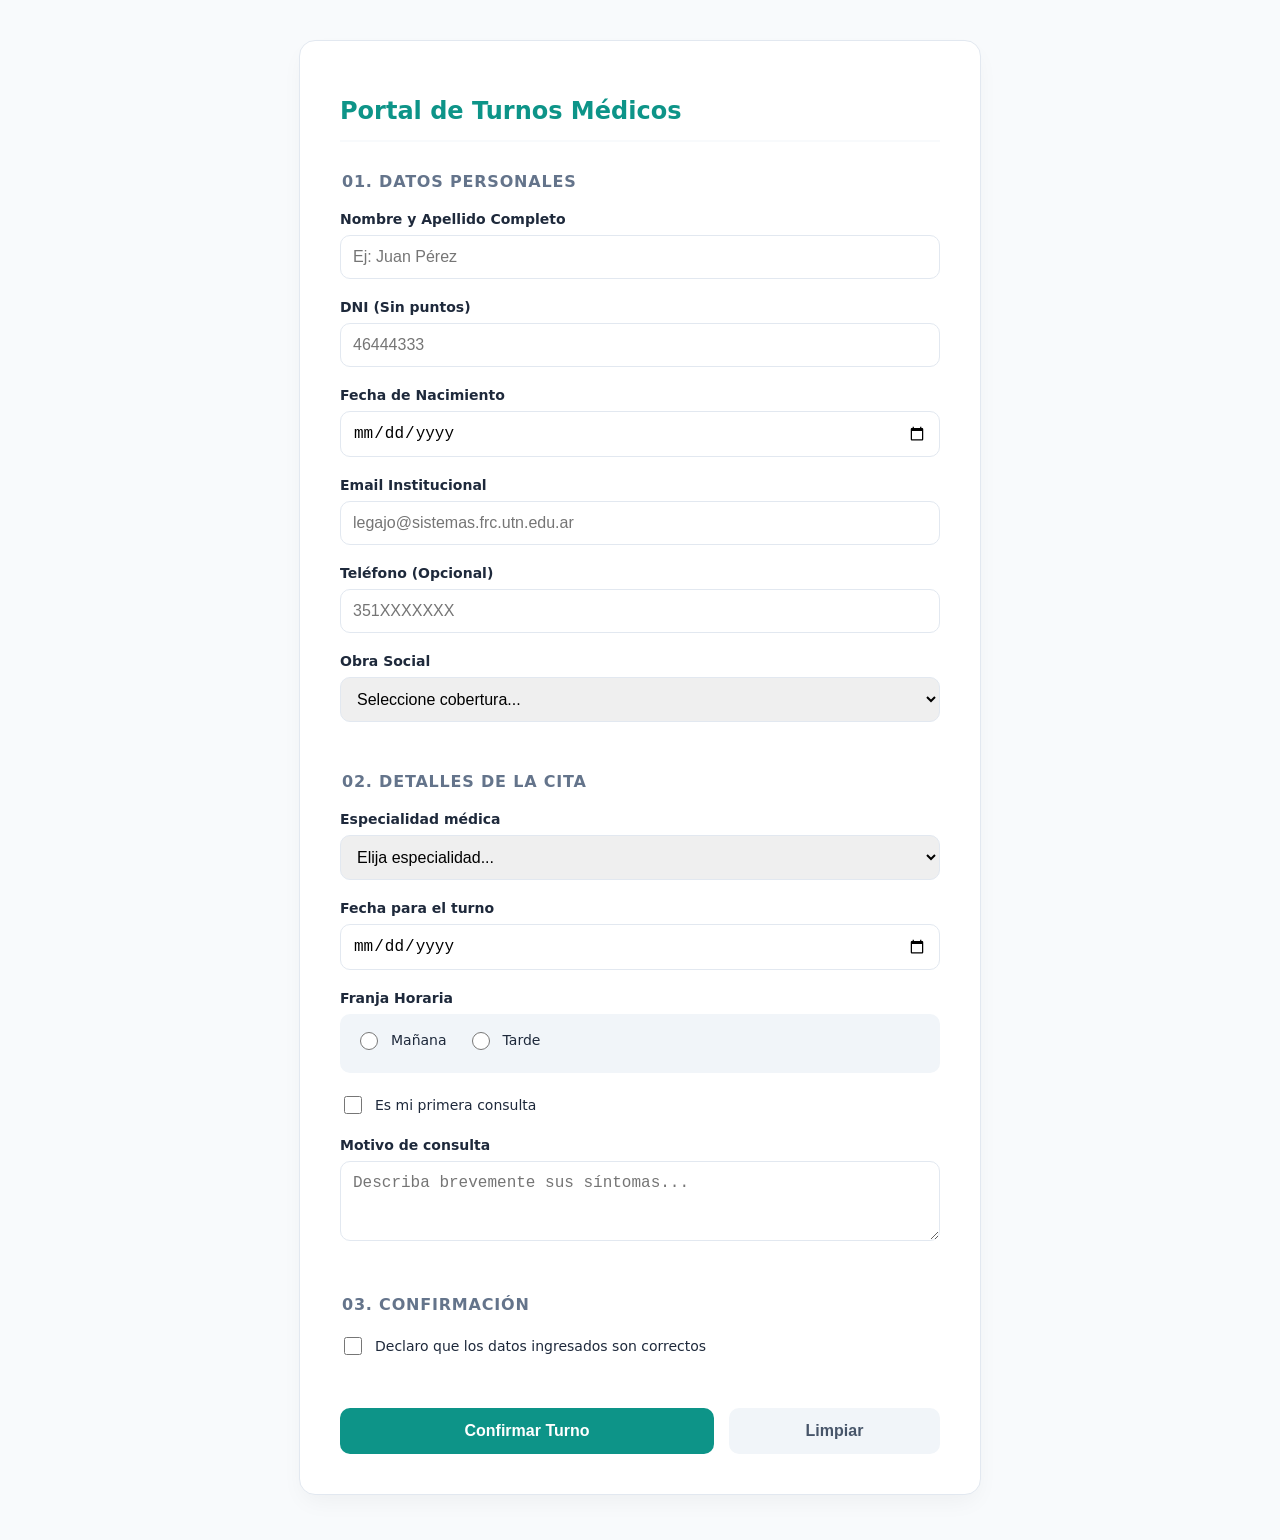
<file: Trabajo Practico - Formularios HTML/index.html>
<!DOCTYPE html>
<html lang="es">
<head>
    <meta charset="UTF-8">
    <meta name="viewport" content="width=device-width, initial-scale=1.0">
    <title>Sistema de Turnos Médicos - UTN FRC</title>
    <style>
        :root {
            --primary-color: #0d9488;
            --primary-dark: #0f766e;
            --bg-color: #f8fafc;
            --text-main: #1e293b;
            --border-ui: #e2e8f0;
        }

        body {
            font-family: 'Inter', system-ui, -apple-system, sans-serif;
            background-color: var(--bg-color);
            color: var(--text-main);
            margin: 0;
            display: flex;
            justify-content: center;
            padding: 40px 20px;
        }

        form {
            background: #ffffff;
            width: 100%;
            max-width: 600px;
            padding: 40px;
            border-radius: 16px;
            border: 1px solid var(--border-ui);
            box-shadow: 0 10px 25px -5px rgba(0, 0, 0, 0.05);
        }

        h1 {
            font-size: 1.5rem;
            font-weight: 800;
            color: var(--primary-color);
            margin-bottom: 30px;
            text-align: left;
            border-bottom: 2px solid var(--bg-color);
            padding-bottom: 15px;
        }

        fieldset {
            border: none;
            padding: 0;
            margin: 0 0 30px 0;
        }

        legend {
            font-size: 1rem;
            font-weight: 700;
            margin-bottom: 20px;
            color: #64748b;
            text-transform: uppercase;
            letter-spacing: 0.05em;
        }

        .campo {
            margin-bottom: 20px;
        }

        label {
            display: block;
            font-size: 0.875rem;
            font-weight: 600;
            margin-bottom: 8px;
        }

        input[type="text"],
        input[type="email"],
        input[type="tel"],
        input[type="date"],
        select,
        textarea {
            width: 100%;
            padding: 12px;
            border: 1.5px solid var(--border-ui);
            border-radius: 10px;
            font-size: 1rem;
            box-sizing: border-box;
            transition: all 0.2s;
        }

        input:focus, select:focus, textarea:focus {
            outline: none;
            border-color: var(--primary-color);
            box-shadow: 0 0 0 4px rgba(13, 148, 136, 0.1);
        }

        .radio-check-container {
            display: flex;
            gap: 20px;
            background: #f1f5f9;
            padding: 15px;
            border-radius: 10px;
        }

        .inline-label {
            display: flex;
            align-items: center;
            gap: 10px;
            font-weight: 500;
            cursor: pointer;
        }

        input[type="radio"], input[type="checkbox"] {
            accent-color: var(--primary-color);
            width: 18px;
            height: 18px;
        }

        .acciones {
            display: flex;
            gap: 15px;
            margin-top: 10px;
        }

        button, input[type="submit"], input[type="reset"] {
            padding: 14px 24px;
            border-radius: 10px;
            font-weight: 700;
            cursor: pointer;
            border: none;
            font-size: 1rem;
            transition: transform 0.1s, background 0.2s;
        }

        input[type="submit"] {
            background-color: var(--primary-color);
            color: white;
            flex: 2;
        }

        input[type="submit"]:hover {
            background-color: var(--primary-dark);
        }

        input[type="reset"] {
            background-color: #f1f5f9;
            color: #475569;
            flex: 1;
        }

        input[type="reset"]:hover {
            background-color: #e2e8f0;
        }
    </style>
</head>
<body>

    <form method="post" action="#">
        <h1>Portal de Turnos Médicos</h1>

        <!-- SECCIÓN 1: DATOS DEL PACIENTE -->
        <fieldset>
            <legend>01. Datos Personales</legend>
            
            <div class="campo">
                <label for="nombre">Nombre y Apellido Completo</label>
                <input type="text" id="nombre" name="nombre" required pattern="[a-zA-ZáéíóúÁÉÍÓÚñÑ\s]+" maxlength="60" placeholder="Ej: Juan Pérez" title="Solo se permiten letras y espacios (máx. 60)">
            </div>

            <div class="campo">
                <label for="dni">DNI (Sin puntos)</label>
                <input type="text" id="dni" name="dni" required pattern="\d{7,8}" placeholder="46444333" title="Debe ingresar exactamente 7 u 8 números">
            </div>

            <div class="campo">
                <label for="fechaNacimiento">Fecha de Nacimiento</label>
                <input type="date" id="fechaNacimiento" name="fechaNacimiento" required max="2026-04-06">
            </div>

            <div class="campo">
                <label for="email">Email Institucional</label>
                <input type="email" id="email" name="email" required placeholder="legajo@sistemas.frc.utn.edu.ar">
            </div>

            <div class="campo">
                <label for="telefono">Teléfono (Opcional)</label>
                <input type="tel" id="telefono" name="telefono" placeholder="351XXXXXXX">
            </div>

            <div class="campo">
                <label for="obraSocial">Obra Social</label>
                <select id="obraSocial" name="obraSocial" required>
                    <option value="" disabled selected>Seleccione cobertura...</option>
                    <optgroup label="Obras sociales universitarias">
                        <option value="daspu">DASPU</option>
                        <option value="osnu">OSNU</option>
                    </optgroup>
                    <optgroup label="Prepagas">
                        <option value="osde">OSDE</option>
                        <option value="swiss">Swiss Medical</option>
                        <option value="galeno">Galeno</option>
                    </optgroup>
                </select>
            </div>
        </fieldset>

        <!-- SECCIÓN 2: DATOS DEL TURNO -->
        <fieldset>
            <legend>02. Detalles de la Cita</legend>

            <div class="campo">
                <label for="especialidad">Especialidad médica</label>
                <select id="especialidad" name="especialidad" required>
                    <option value="" disabled selected>Elija especialidad...</option>
                    <option value="clinica">Clínica Médica</option>
                    <option value="traumato">Traumatología</option>
                    <option value="derma">Dermatología</option>
                    <option value="oftalmo">Oftalmología</option>
                    <option value="nutri">Nutrición</option>
                    <option value="psico">Psicología</option>
                </select>
            </div>

            <div class="campo">
                <label for="fechaTurno">Fecha para el turno</label>
                <input type="date" id="fechaTurno" name="fechaTurno" required min="2026-04-07">
            </div>

            <div class="campo">
                <label>Franja Horaria</label>
                <div class="radio-check-container">
                    <label class="inline-label">
                        <input type="radio" name="franja" value="manana" required> Mañana
                    </label>
                    <label class="inline-label">
                        <input type="radio" name="franja" value="tarde"> Tarde
                    </label>
                </div>
            </div>

            <div class="campo">
                <label class="inline-label">
                    <input type="checkbox" name="primeraConsulta"> Es mi primera consulta
                </label>
            </div>

            <div class="campo">
                <label for="motivo">Motivo de consulta</label>
                <textarea id="motivo" name="motivo" required maxlength="300" rows="3" placeholder="Describa brevemente sus síntomas..."></textarea>
            </div>
        </fieldset>

        <!-- SECCIÓN 3: CONSENTIMIENTO -->
        <fieldset>
            <legend>03. Confirmación</legend>
            <div class="campo">
                <label class="inline-label">
                    <input type="checkbox" name="consentimiento" required> 
                    Declaro que los datos ingresados son correctos
                </label>
            </div>
        </fieldset>

        <div class="acciones">
            <input type="submit" value="Confirmar Turno">
            <input type="reset" value="Limpiar">
        </div>
    </form>

</body>
</html>
</file>
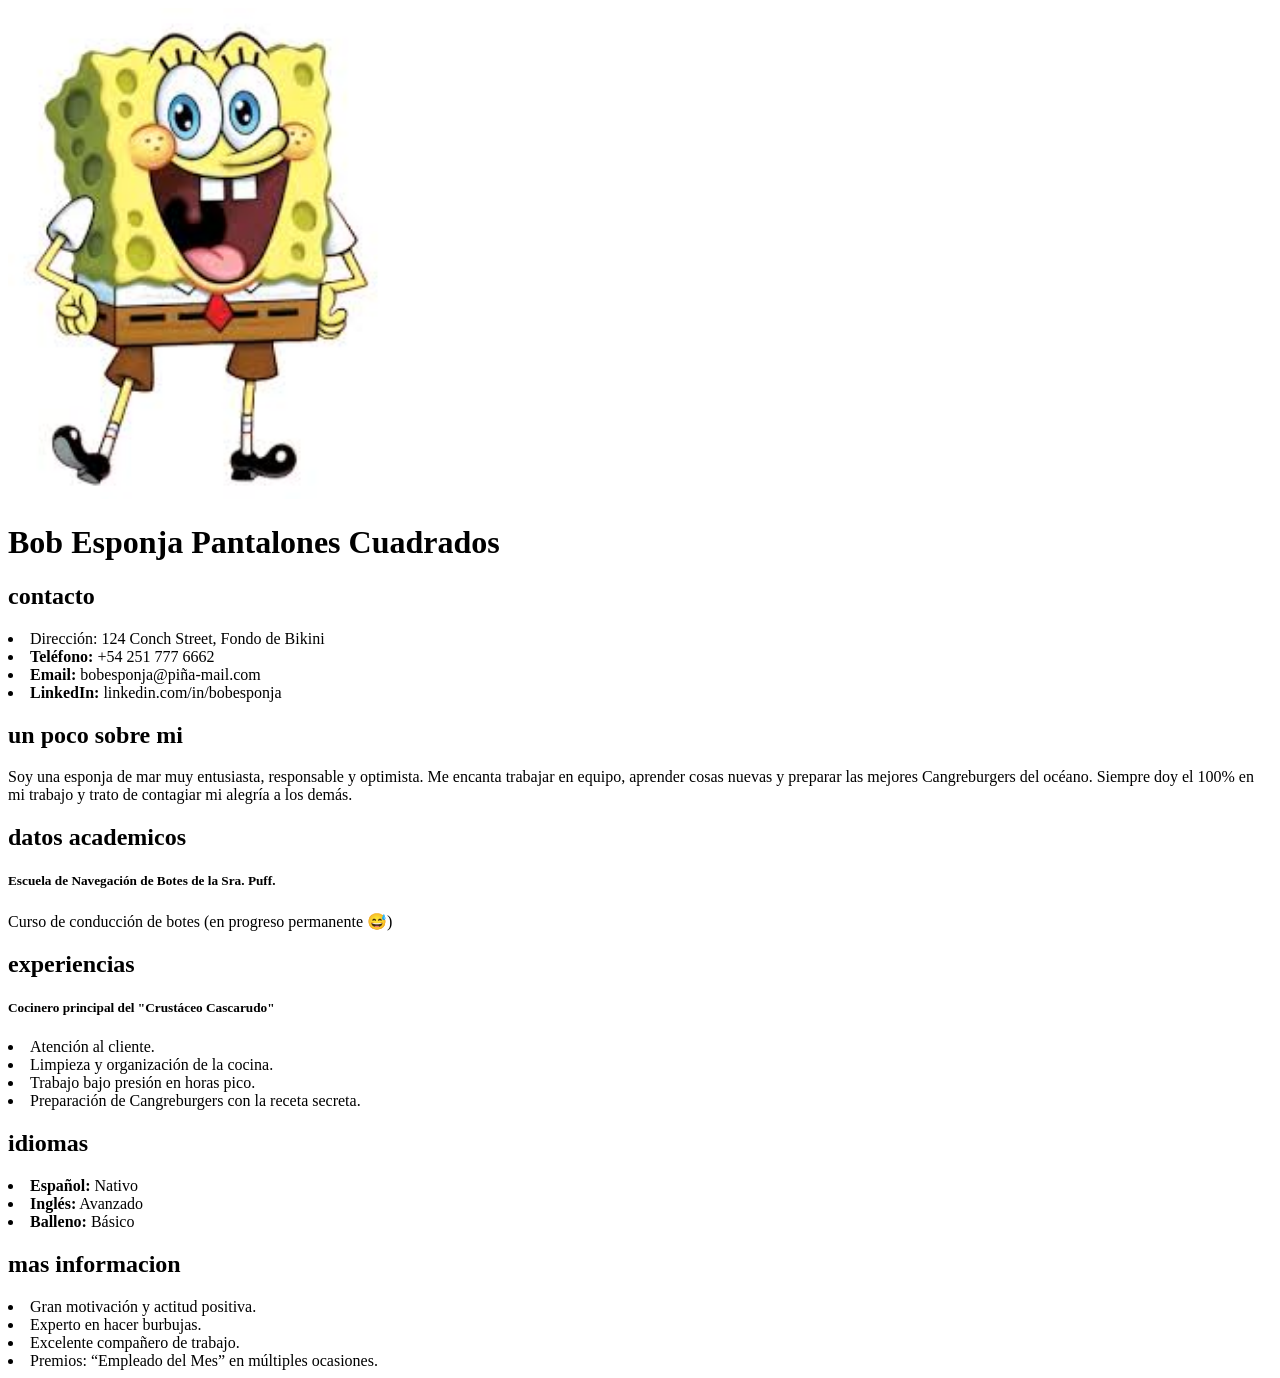
<file: Clase UTN/Curriculum.html>
<!DOCTYPE html>
<html lang="en">
<head>
    <meta charset="UTF-8">
    <meta name="viewport" content="width=device-width, initial-scale=1.0">
    <link rel="stylesheet" href="styles.css">
    <title>Curriculum Clase DESARROLLO DE SOFWARD</title>
</head>
<span>
    <img src="bob esponja copy.jpeg" width="30%">
    <h1>Bob Esponja Pantalones Cuadrados</h1>
    <h2>contacto</h2>
    <li>Dirección: 124 Conch Street, Fondo de Bikini</li>
    <li><span>Teléfono: </span>+54 251 777 6662</li>
    <li><span>Email: </span>bobesponja@piña-mail.com</li>
    <li><span>LinkedIn:</span> linkedin.com/in/bobesponja</li>
    
    <h2>un poco sobre mi</h2>
    <p>Soy una esponja de mar muy entusiasta, responsable y optimista. Me encanta trabajar en equipo, aprender cosas nuevas y preparar las mejores Cangreburgers del océano. Siempre doy el 100% en mi trabajo y trato de contagiar mi alegría a los demás.</p>

    <h2>datos academicos</h2>
    <h5>Escuela de Navegación de Botes de la Sra. Puff.</h5>
    <p>Curso de conducción de botes (en progreso permanente 😅)</p>

    <h2>experiencias</h2>
    <h5>Cocinero principal del "Crustáceo Cascarudo"</h5>

    <li>Atención al cliente.</li>
    <li>Limpieza y organización de la cocina.</li>
    <li>Trabajo bajo presión en horas pico.</li>
    <li>Preparación de Cangreburgers con la receta secreta.</li>


    <h2>idiomas</h2>
    <li><span>Español:</span> Nativo</li>
    <li><span>Inglés:</span> Avanzado</li>
    <li><span>Balleno:</span> Básico</li>

    <h2>mas informacion</h2>
    <li>Gran motivación y actitud positiva.</li>
    <li>Experto en hacer burbujas.</li>
    <li>Excelente compañero de trabajo.</li>
    <li>Premios: “Empleado del Mes” en múltiples ocasiones.</li>
</body>
</html>
</file>
<file: Clase UTN/styles.css>
li > span {
    font-weight: bold;
}
</file>
